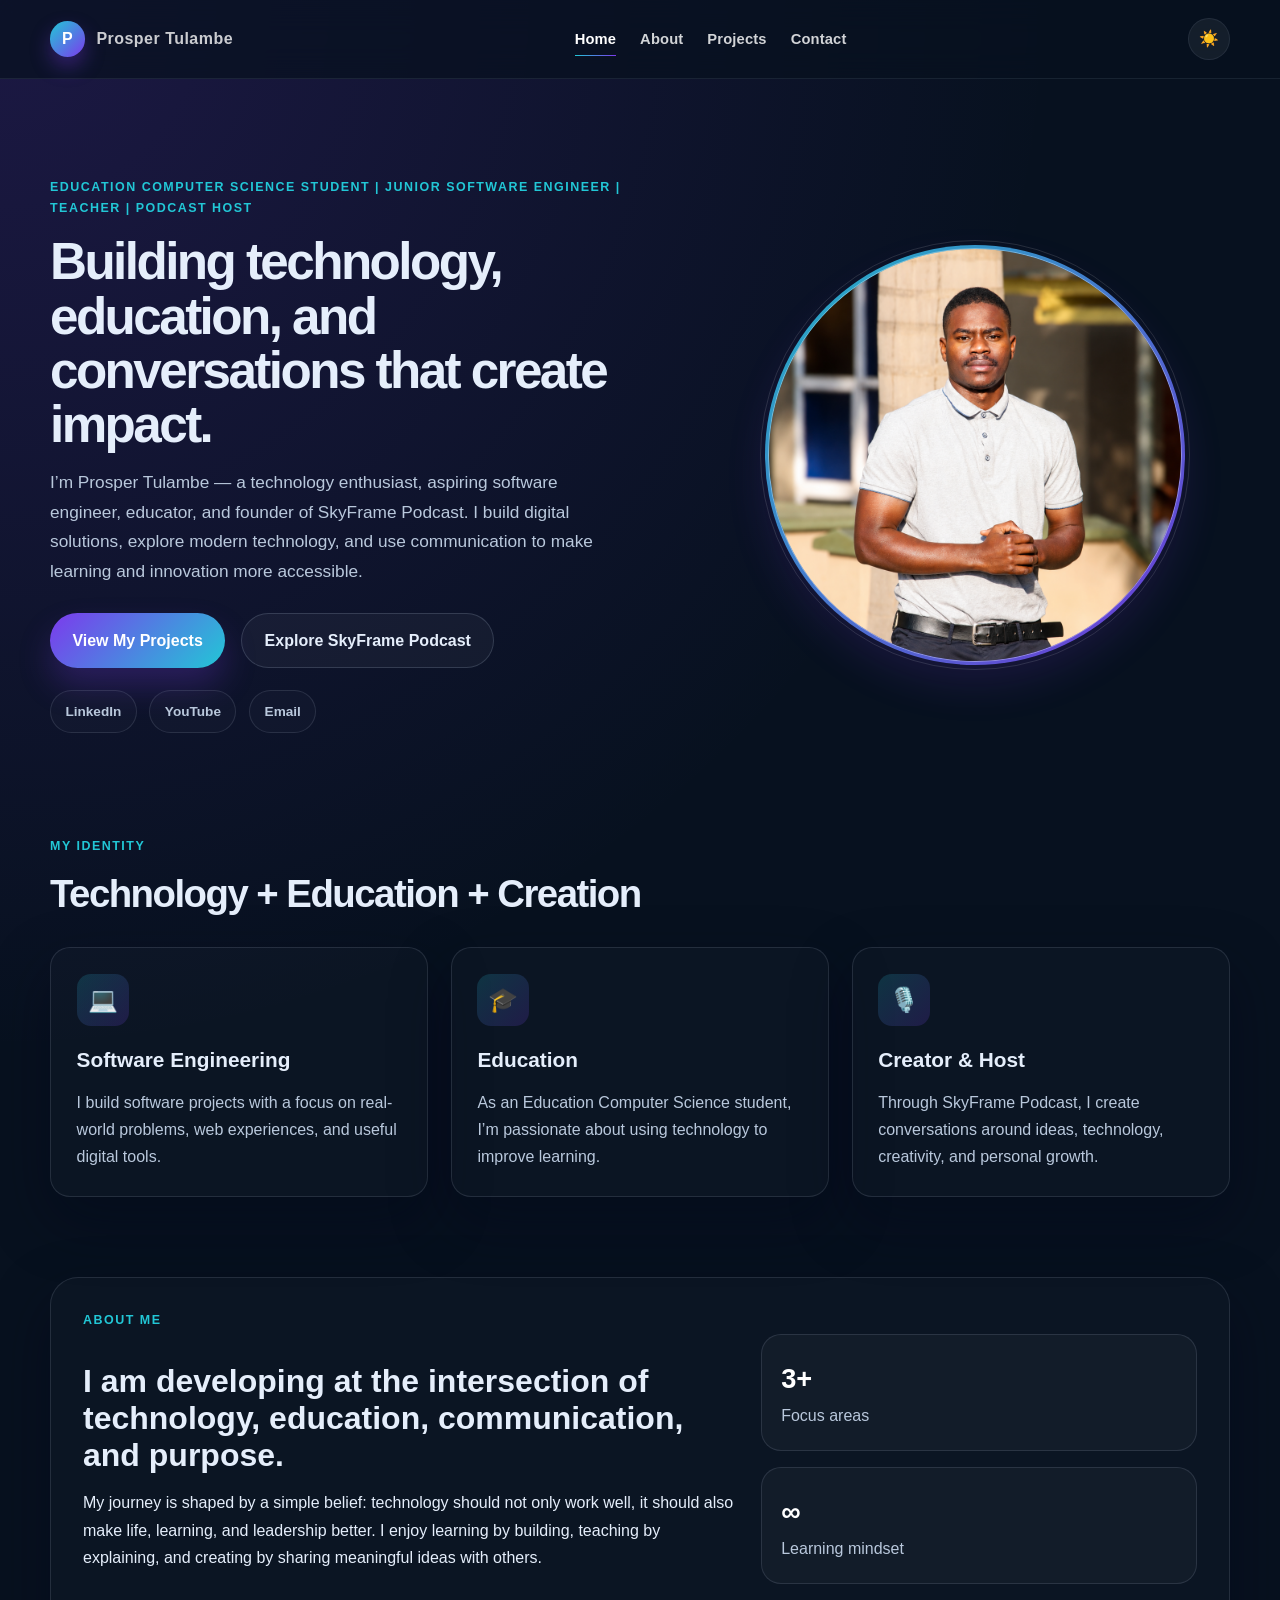
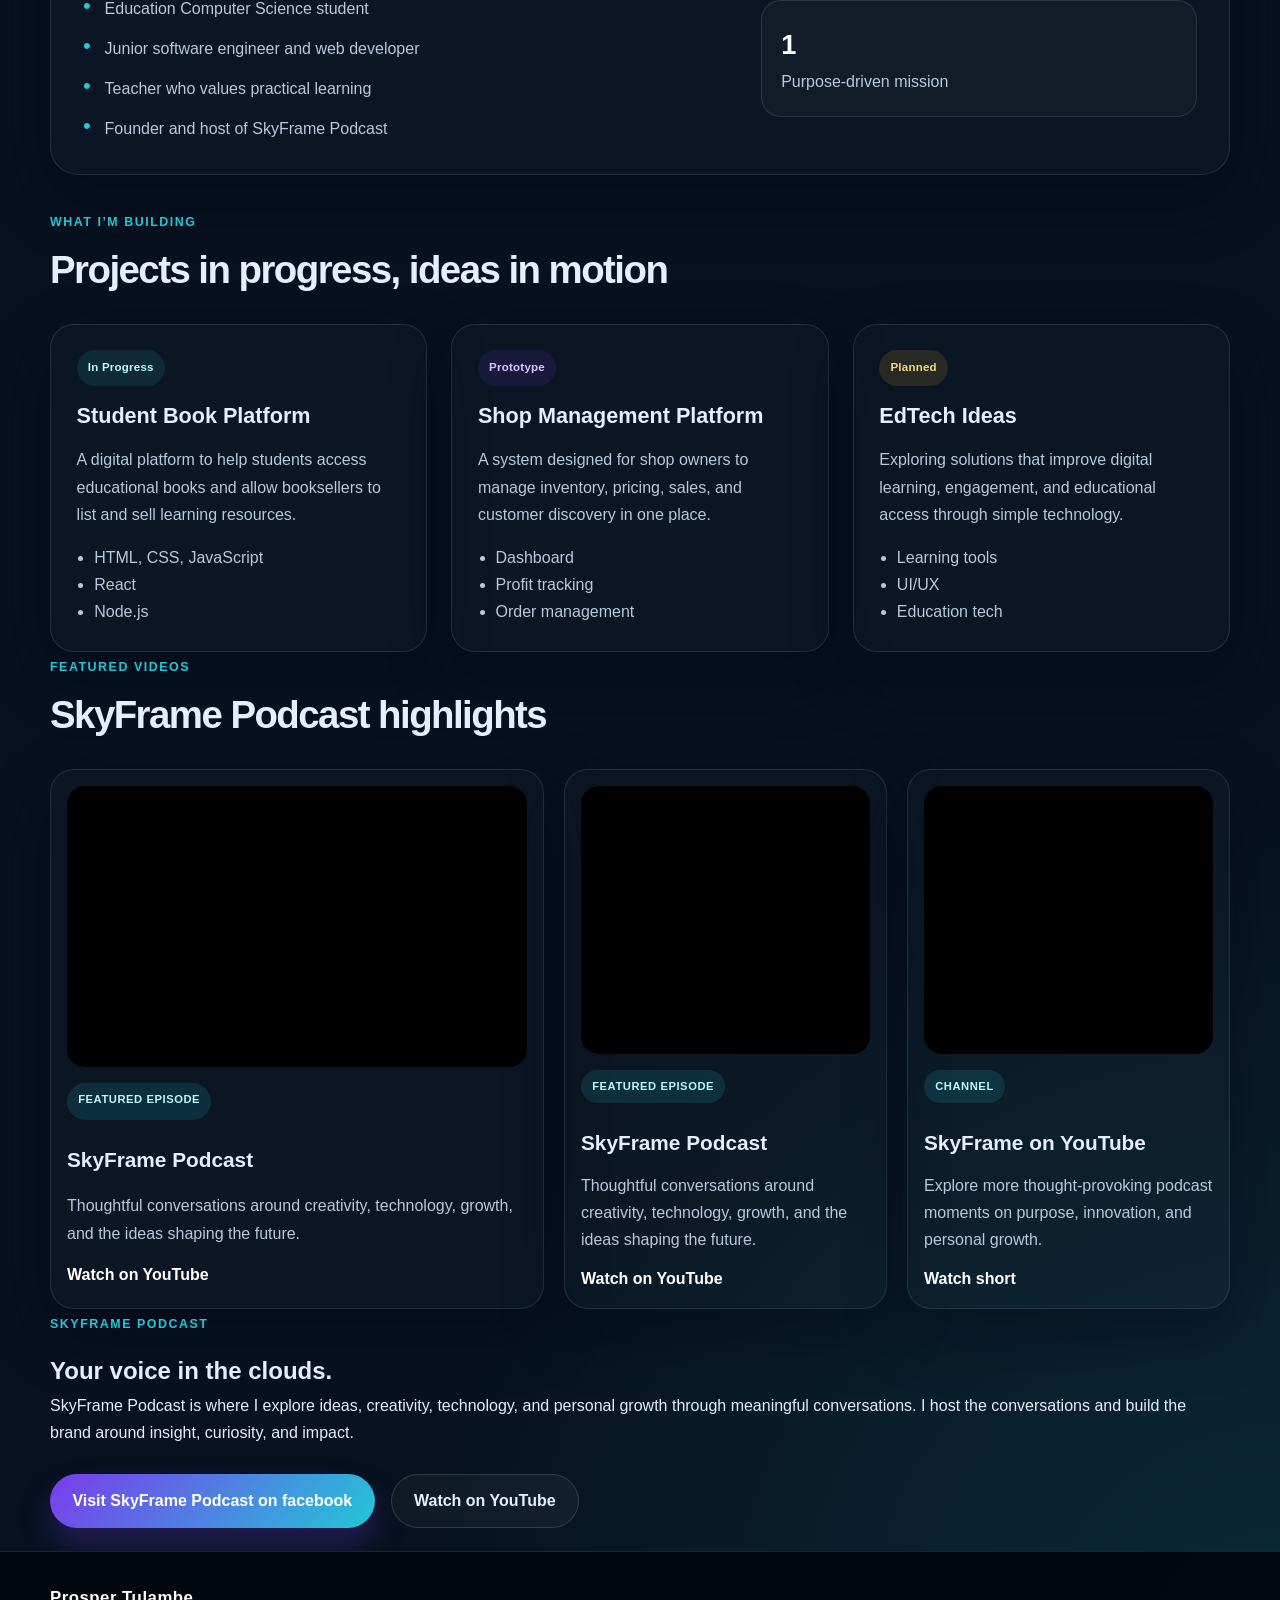
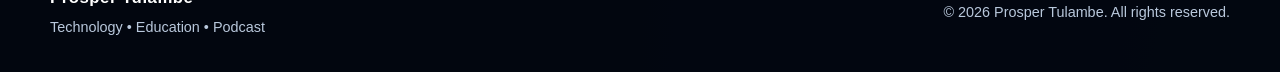
<file: index.html>
<!DOCTYPE html>
<html lang="en">
<head>
    <meta charset="UTF-8">
    <meta name="viewport" content="width=device-width, initial-scale=1.0">
    <title>Prosper Tulambe | Portfolio</title>
    <link rel="stylesheet" href="css/style.css">
</head>
<body>
    <header class="site-header">
        <nav class="navbar container" aria-label="Main navigation">
            <a href="index.html" class="brand" aria-label="Prosper Tulambe home">
                <span class="brand-mark">P</span>
                <span>Prosper Tulambe</span>
            </a>

            <div class="nav-panel">
                <ul class="nav-list" id="navMenu">
                    <li><a href="index.html" class="active">Home</a></li>
                    <li><a href="about.html">About</a></li>
                    <li><a href="projects.html">Projects</a></li>
                    <li><a href="contact.html">Contact</a></li>
                </ul>
            </div>

            <div class="nav-actions">
                <button class="theme-toggle" type="button" aria-label="Switch to light mode">☀️</button>
                <button class="nav-toggle" type="button" aria-label="Toggle navigation" aria-expanded="false" aria-controls="navMenu">
                    <span></span>
                    <span></span>
                    <span></span>
                </button>
            </div>
        </nav>
    </header>

    <main>
        <section class="hero container">
            <div class="hero-copy">
                <p class="eyebrow">Education Computer Science Student | Junior Software Engineer | Teacher | Podcast Host</p>
                <h1>Building technology, education, and conversations that create impact.</h1>
                <p class="lead">
                    I’m Prosper Tulambe — a technology enthusiast, aspiring software engineer, educator,
                    and founder of SkyFrame Podcast. I build digital solutions, explore modern technology,
                    and use communication to make learning and innovation more accessible.
                </p>

                <div class="hero-actions">
                    <a class="btn btn-primary" href="projects.html">View My Projects</a>
                    <a class="btn btn-secondary" href="https://youtu.be/K1nj2eqJEME?si=wCZN2yOymd6LBK1X" target="_blank" rel="noopener noreferrer">Explore SkyFrame Podcast</a>
                </div>

                <div class="social-links" aria-label="Social media links">
                    <!-- <a href="https://github.com/" target="_blank" rel="noopener noreferrer" aria-label="GitHub">GitHub</a> -->
                    <a href="https://www.linkedin.com/" target="_blank" rel="noopener noreferrer" aria-label="LinkedIn">LinkedIn</a>
                    <a href="https://www.youtube.com/" target="_blank" rel="noopener noreferrer" aria-label="YouTube">YouTube</a>
                    <a href="mailto:prospertulambe@example.com" aria-label="Email">Email</a>
                </div>
            </div>

            <div class="hero-visual">
                <div class="profile-ring">
                    <img src="images/file_00000000c6a48246aaacdd09dd63fe5e.png" alt="Prosper Tulambe profile picture">
                </div>
            </div>
        </section>

        <section class="feature-section container">
            <div class="section-title">
                <p class="eyebrow">My Identity</p>
                <h2>Technology + Education + Creation</h2>
            </div>

            <div class="feature-grid">
                <article class="feature-card">
                    <span class="feature-icon">💻</span>
                    <h3>Software Engineering</h3>
                    <p>I build software projects with a focus on real-world problems, web experiences, and useful digital tools.</p>
                </article>

                <article class="feature-card">
                    <span class="feature-icon">🎓</span>
                    <h3>Education</h3>
                    <p>As an Education Computer Science student, I’m passionate about using technology to improve learning.</p>
                </article>

                <article class="feature-card">
                    <span class="feature-icon">🎙️</span>
                    <h3>Creator & Host</h3>
                    <p>Through SkyFrame Podcast, I create conversations around ideas, technology, creativity, and personal growth.</p>
                </article>
            </div>
        </section>

        <section class="info-section container">
            <div class="info-panel">
                <div class="info-copy">
                    <p class="eyebrow">About Me</p>
                    <h2>I am developing at the intersection of technology, education, communication, and purpose.</h2>
                    <p>
                        My journey is shaped by a simple belief: technology should not only work well, it should also make life,
                        learning, and leadership better. I enjoy learning by building, teaching by explaining, and creating by sharing
                        meaningful ideas with others.
                    </p>

                    <ul class="highlight-list">
                        <li>Education Computer Science student</li>
                        <li>Junior software engineer and web developer</li>
                        <li>Teacher who values practical learning</li>
                        <li>Founder and host of SkyFrame Podcast</li>
                    </ul>
                </div>

                <div class="stats-box">
                    <div class="stat-item">
                        <strong>3+</strong>
                        <span>Focus areas</span>
                    </div>
                    <div class="stat-item">
                        <strong>∞</strong>
                        <span>Learning mindset</span>
                    </div>
                    <div class="stat-item">
                        <strong>1</strong>
                        <span>Purpose-driven mission</span>
                    </div>
                </div>
            </div>
        </section>

        <section class="container section-block">
            <div class="section-title">
                <p class="eyebrow">What I’m Building</p>
                <h2>Projects in progress, ideas in motion</h2>
            </div>

            <div class="project-preview-grid">
                <article class="mini-project">
                    <span class="status-tag in-progress">In Progress</span>
                    <h3>Student Book Platform</h3>
                    <p>A digital platform to help students access educational books and allow booksellers to list and sell learning resources.</p>
                    <ul>
                        <li>HTML, CSS, JavaScript</li>
                        <li>React</li>
                        <li>Node.js</li>
                    </ul>
                </article>

                <article class="mini-project">
                    <span class="status-tag prototype">Prototype</span>
                    <h3>Shop Management Platform</h3>
                    <p>A system designed for shop owners to manage inventory, pricing, sales, and customer discovery in one place.</p>
                    <ul>
                        <li>Dashboard</li>
                        <li>Profit tracking</li>
                        <li>Order management</li>
                    </ul>
                </article>

                <article class="mini-project">
                    <span class="status-tag planned">Planned</span>
                    <h3>EdTech Ideas</h3>
                    <p>Exploring solutions that improve digital learning, engagement, and educational access through simple technology.</p>
                    <ul>
                        <li>Learning tools</li>
                        <li>UI/UX</li>
                        <li>Education tech</li>
                    </ul>
                </article>
            </div>
        </section>

        <section class="container section-block">
            <div class="section-title">
                <p class="eyebrow">Featured Videos</p>
                <h2>SkyFrame Podcast highlights</h2>
            </div>

            <div class="video-feature-grid">
                <article class="video-feature-card feature-main">
                    <div class="video-frame">
                        <iframe src="https://www.youtube.com/embed/K1nj2eqJEME?si=wCZN2yOymd6LBK1X" title="SkyFrame Podcast Featured Video" allow="accelerometer; autoplay; clipboard-write; encrypted-media; gyroscope; picture-in-picture; web-share" allowfullscreen></iframe>
                    </div>
                    <div class="video-copy">
                        <span class="video-tag">Featured Episode</span>
                        <h3>SkyFrame Podcast</h3>
                        <p>Thoughtful conversations around creativity, technology, growth, and the ideas shaping the future.</p>
                        <a href="https://youtu.be/K1nj2eqJEME?si=wCZN2yOymd6LBK1X" target="_blank" rel="noopener noreferrer">Watch on YouTube</a>
                    </div>
                </article>

                <article class="video-feature-card">
                    <div class="video-frame">
                        <iframe src="https://www.youtube.com/embed/K1nj2eqJEME?si=wCZN2yOymd6LBK1X" title="SkyFrame Podcast Featured Video" allow="accelerometer; autoplay; clipboard-write; encrypted-media; gyroscope; picture-in-picture; web-share" allowfullscreen></iframe>
                    </div>
                    <div class="video-copy">
                        <span class="video-tag">Featured Episode</span>
                        <h3>SkyFrame Podcast</h3>
                        <p>Thoughtful conversations around creativity, technology, growth, and the ideas shaping the future.</p>
                        <a href="https://youtu.be/K1nj2eqJEME?si=wCZN2yOymd6LBK1X" target="_blank" rel="noopener noreferrer">Watch on YouTube</a>
                    </div>
                </article>

                <article class="video-feature-card">
                    <div class="video-frame">
                        <iframe src="https://www.youtube.com/embed/K1nj2eqJEME?si=wCZN2yOymd6LBK1X" title="SkyFrame Podcast Featured Video" allow="accelerometer; autoplay; clipboard-write; encrypted-media; gyroscope; picture-in-picture; web-share" allowfullscreen></iframe>
                    </div>
                    <div class="video-copy">
                        <span class="video-tag">Channel</span>
                        <h3>SkyFrame on YouTube</h3>
                        <p>Explore more thought-provoking podcast moments on purpose, innovation, and personal growth.</p>
                        <a href="https://youtube.com/shorts/iM2zyew1zDo?si=2ZYN20Fku6ZPWmLT" target="_blank" rel="noopener noreferrer">Watch short</a>
                    </div>
                </article>
            </div>
        </section>

        <section class="container section-block podcast-banner" id="skyframe">
            <div class="podcast-copy">
                <p class="eyebrow">SkyFrame Podcast</p>
                <h2>Your voice in the clouds.</h2>
                <p>
                    SkyFrame Podcast is where I explore ideas, creativity, technology, and personal growth through meaningful conversations.
                    I host the conversations and build the brand around insight, curiosity, and impact.
                </p>
                <div class="hero-actions">
                    <a href="https://web.facebook.com/profile.php?id=61587229599069" target="_blank" rel="noopener noreferrer" class="btn btn-primary">Visit SkyFrame Podcast on facebook</a>
                    <a href="https://youtu.be/K1nj2eqJEME?si=wCZN2yOymd6LBK1X" target="_blank" rel="noopener noreferrer" class="btn btn-secondary">Watch on YouTube</a>
                </div>
            </div>
        </section>
    </main>

    <footer class="site-footer">
        <div class="container footer-inner footer-simple">
            <div class="footer-brand">
                <h3>Prosper Tulambe</h3>
                <p>Technology • Education • Podcast</p>
            </div>
            <p class="footer-copy">© 2026 Prosper Tulambe. All rights reserved.</p>
        </div>
    </footer>

    <script src="js/script.js"></script>
</body>
</html>
</file>
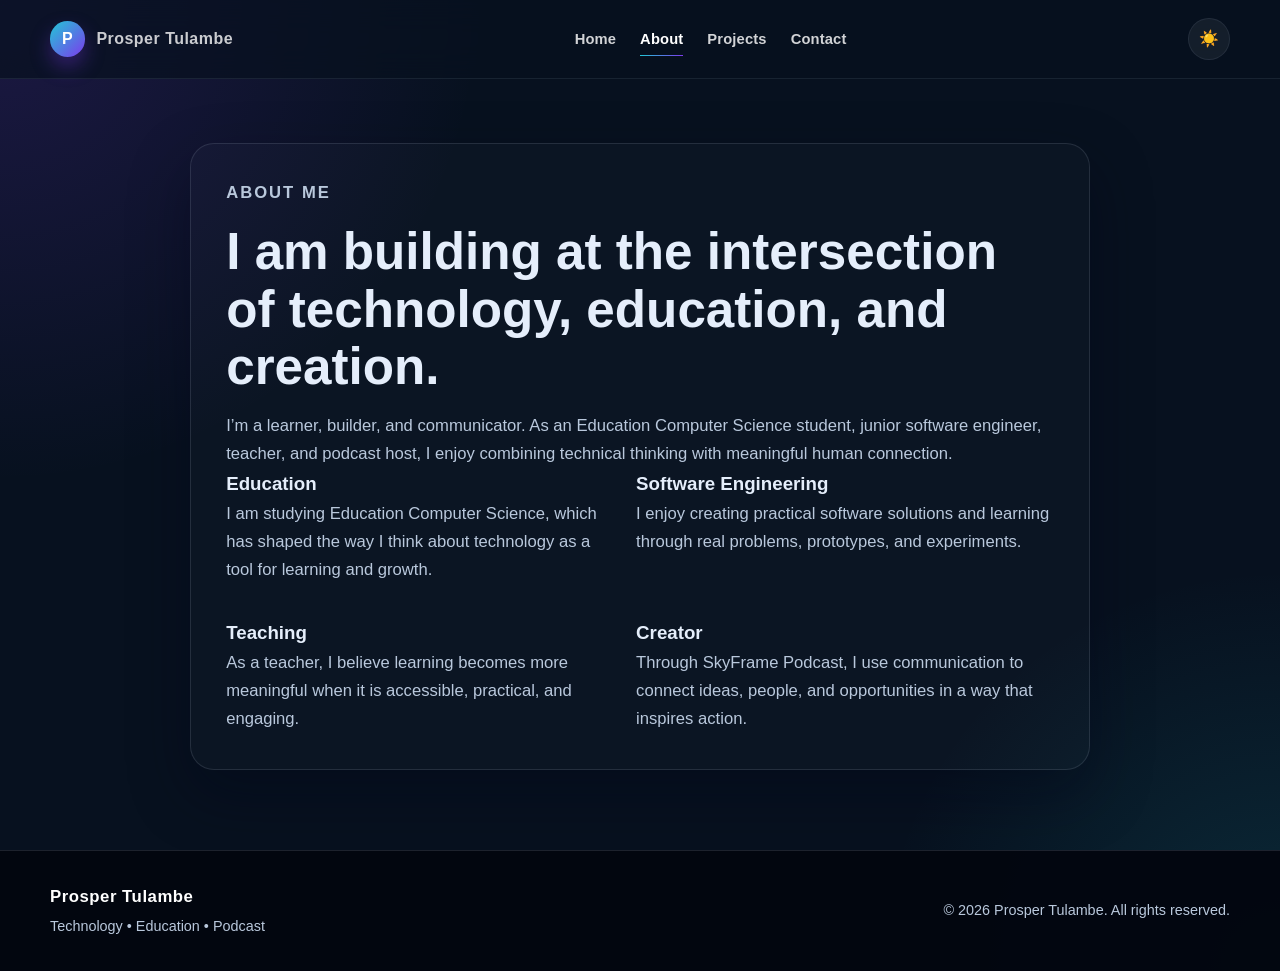
<file: about.html>
<!DOCTYPE html>
<html lang="en">
<head>
    <meta charset="UTF-8">
    <meta name="viewport" content="width=device-width, initial-scale=1.0">
    <title>About | Prosper Tulambe</title>
    <link rel="stylesheet" href="css/style.css">
</head>
<body>
    <header class="site-header">
        <nav class="navbar container" aria-label="Main navigation">
            <a href="index.html" class="brand" aria-label="Prosper Tulambe home">
                <span class="brand-mark">P</span>
                <span>Prosper Tulambe</span>
            </a>

            <div class="nav-panel">
                <ul class="nav-list" id="navMenu">
                    <li><a href="index.html">Home</a></li>
                    <li><a href="about.html" class="active">About</a></li>
                    <li><a href="projects.html">Projects</a></li>
                    <li><a href="contact.html">Contact</a></li>
                </ul>
            </div>

            <div class="nav-actions">
                <button class="theme-toggle" type="button" aria-label="Switch to light mode">☀️</button>
                <button class="nav-toggle" type="button" aria-label="Toggle navigation" aria-expanded="false" aria-controls="navMenu">
                    <span></span>
                    <span></span>
                    <span></span>
                </button>
            </div>
        </nav>
    </header>

    <main class="page-main container">
        <section class="content-block">
            <p class="eyebrow">About Me</p>
            <h1>I am building at the intersection of technology, education, and creation.</h1>
            <p>
                I’m a learner, builder, and communicator. As an Education Computer Science student,
                junior software engineer, teacher, and podcast host, I enjoy combining technical thinking
                with meaningful human connection.
            </p>

            <div class="about-grid">
                <div>
                    <h3>Education</h3>
                    <p>I am studying Education Computer Science, which has shaped the way I think about technology as a tool for learning and growth.</p>
                </div>
                <div>
                    <h3>Software Engineering</h3>
                    <p>I enjoy creating practical software solutions and learning through real problems, prototypes, and experiments.</p>
                </div>
                <div>
                    <h3>Teaching</h3>
                    <p>As a teacher, I believe learning becomes more meaningful when it is accessible, practical, and engaging.</p>
                </div>
                <div>
                    <h3>Creator</h3>
                    <p>Through SkyFrame Podcast, I use communication to connect ideas, people, and opportunities in a way that inspires action.</p>
                </div>
            </div>
        </section>
    </main>

    <footer class="site-footer">
        <div class="container footer-inner footer-simple">
            <div class="footer-brand">
                <h3>Prosper Tulambe</h3>
                <p>Technology • Education • Podcast</p>
            </div>
            <p class="footer-copy">© 2026 Prosper Tulambe. All rights reserved.</p>
        </div>
    </footer>

    <script src="js/script.js"></script>
</body>
</html>
</file>
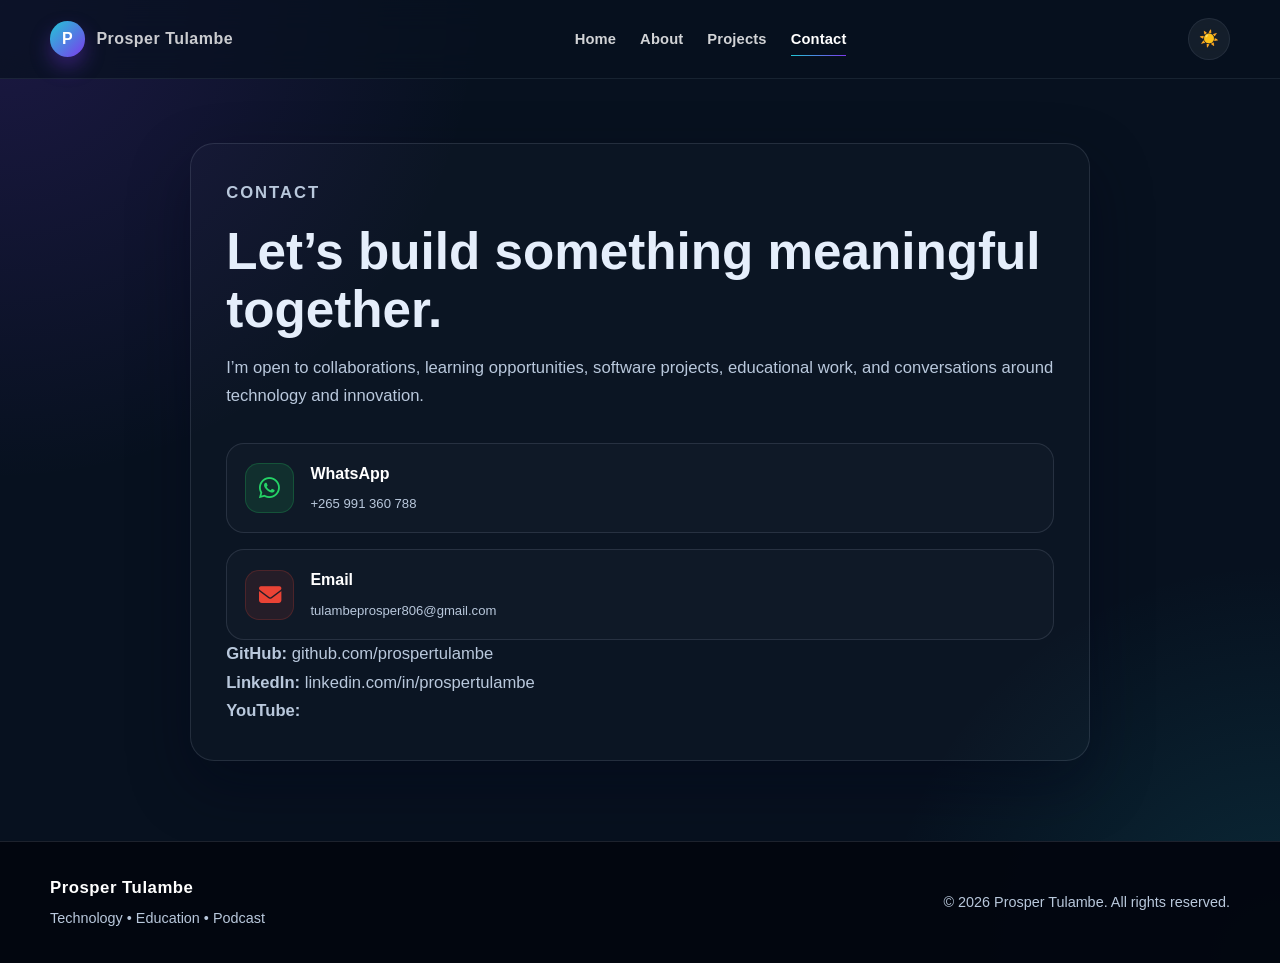
<file: contact.html>
<!DOCTYPE html>
<html lang="en">
<head>
    <meta charset="UTF-8">
    <meta name="viewport" content="width=device-width, initial-scale=1.0">
    <title>Contact | Prosper Tulambe</title>
    <link rel="stylesheet" href="https://cdnjs.cloudflare.com/ajax/libs/font-awesome/6.5.2/css/all.min.css">
    <link rel="stylesheet" href="css/style.css">
</head>
<body>
    <header class="site-header">
        <nav class="navbar container" aria-label="Main navigation">
            <a href="index.html" class="brand" aria-label="Prosper Tulambe home">
                <span class="brand-mark">P</span>
                <span>Prosper Tulambe</span>
            </a>

            <div class="nav-panel">
                <ul class="nav-list" id="navMenu">
                    <li><a href="index.html">Home</a></li>
                    <li><a href="about.html">About</a></li>
                    <li><a href="projects.html">Projects</a></li>
                    <li><a href="contact.html" class="active">Contact</a></li>
                </ul>
            </div>

            <div class="nav-actions">
                <button class="theme-toggle" type="button" aria-label="Switch to light mode">☀️</button>
                <button class="nav-toggle" type="button" aria-label="Toggle navigation" aria-expanded="false" aria-controls="navMenu">
                    <span></span>
                    <span></span>
                    <span></span>
                </button>
            </div>
        </nav>
    </header>

    <main class="page-main container">
        <section class="content-block">
            <p class="eyebrow">Contact</p>
            <h1>Let’s build something meaningful together.</h1>
            <p>
                I’m open to collaborations, learning opportunities, software projects, educational work,
                and conversations around technology and innovation.
            </p>

            <div class="contact-actions">
                <a class="contact-action whatsapp" href="https://wa.me/265991360788?text=Hello%20Prosper%2C%20I%20came%20across%20your%20portfolio%20and%20want%20to%20connect." target="_blank" rel="noopener noreferrer">
                    <span class="contact-icon"><i class="fa-brands fa-whatsapp"></i></span>
                    <div>
                        <strong>WhatsApp</strong>
                        <small>+265 991 360 788</small>
                    </div>
                </a>

                <a class="contact-action email" href="mailto:tulambeprosper806@gmail.com?subject=Portfolio%20Inquiry" target="_blank" rel="noopener noreferrer">
                    <span class="contact-icon"><i class="fa-solid fa-envelope"></i></span>
                    <div>
                        <strong>Email</strong>
                        <small>tulambeprosper806@gmail.com</small>
                    </div>
                </a>
            </div>

            <div class="contact-list">
                <p><strong>GitHub:</strong> github.com/prospertulambe</p>
                <p><strong>LinkedIn:</strong> linkedin.com/in/prospertulambe</p>
                <p><strong>YouTube:</strong> <a href=""></a></p>
            </div>
        </section>
    </main>

    <footer class="site-footer">
        <div class="container footer-inner footer-simple">
            <div class="footer-brand">
                <h3>Prosper Tulambe</h3>
                <p>Technology • Education • Podcast</p>
            </div>
            <p class="footer-copy">© 2026 Prosper Tulambe. All rights reserved.</p>
        </div>
    </footer>

    <script src="js/script.js"></script>
</body>
</html>
</file>
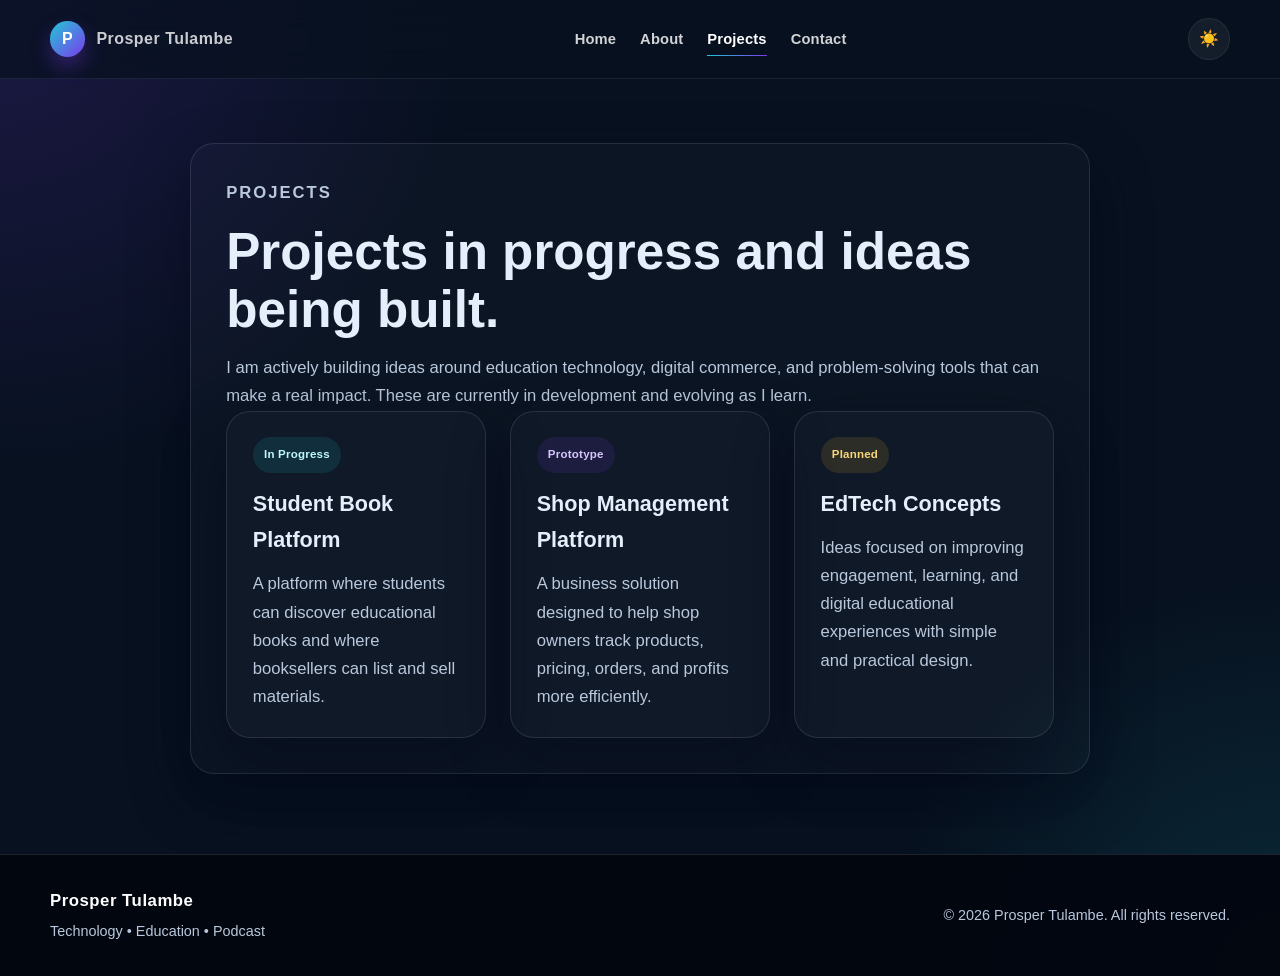
<file: projects.html>
<!DOCTYPE html>
<html lang="en">
<head>
    <meta charset="UTF-8">
    <meta name="viewport" content="width=device-width, initial-scale=1.0">
    <title>Projects | Prosper Tulambe</title>
    <link rel="stylesheet" href="css/style.css">
</head>
<body>
    <header class="site-header">
        <nav class="navbar container" aria-label="Main navigation">
            <a href="index.html" class="brand" aria-label="Prosper Tulambe home">
                <span class="brand-mark">P</span>
                <span>Prosper Tulambe</span>
            </a>

            <div class="nav-panel">
                <ul class="nav-list" id="navMenu">
                    <li><a href="index.html">Home</a></li>
                    <li><a href="about.html">About</a></li>
                    <li><a href="projects.html" class="active">Projects</a></li>
                    <li><a href="contact.html">Contact</a></li>
                </ul>
            </div>

            <div class="nav-actions">
                <button class="theme-toggle" type="button" aria-label="Switch to light mode">☀️</button>
                <button class="nav-toggle" type="button" aria-label="Toggle navigation" aria-expanded="false" aria-controls="navMenu">
                    <span></span>
                    <span></span>
                    <span></span>
                </button>
            </div>
        </nav>
    </header>

    <main class="page-main container">
        <section class="content-block">
            <p class="eyebrow">Projects</p>
            <h1>Projects in progress and ideas being built.</h1>
            <p>
                I am actively building ideas around education technology, digital commerce, and problem-solving
                tools that can make a real impact. These are currently in development and evolving as I learn.
            </p>

            <div class="project-preview-grid">
                <article class="mini-project">
                    <span class="status-tag in-progress">In Progress</span>
                    <h3>Student Book Platform</h3>
                    <p>A platform where students can discover educational books and where booksellers can list and sell materials.</p>
                </article>
                <article class="mini-project">
                    <span class="status-tag prototype">Prototype</span>
                    <h3>Shop Management Platform</h3>
                    <p>A business solution designed to help shop owners track products, pricing, orders, and profits more efficiently.</p>
                </article>
                <article class="mini-project">
                    <span class="status-tag planned">Planned</span>
                    <h3>EdTech Concepts</h3>
                    <p>Ideas focused on improving engagement, learning, and digital educational experiences with simple and practical design.</p>
                </article>
            </div>
        </section>
    </main>

    <footer class="site-footer">
        <div class="container footer-inner footer-simple">
            <div class="footer-brand">
                <h3>Prosper Tulambe</h3>
                <p>Technology • Education • Podcast</p>
            </div>
            <p class="footer-copy">© 2026 Prosper Tulambe. All rights reserved.</p>
        </div>
    </footer>

    <script src="js/script.js"></script>
</body>
</html>
</file>
<file: css/style.css>
:root {
    --bg: #07111f;
    --bg-soft: #0d1b2a;
    --panel: rgba(15, 23, 42, 0.72);
    --panel-strong: rgba(8, 15, 26, 0.9);
    --surface: #ffffff;
    --surface-soft: #eef5ff;
    --primary: #7c3aed;
    --primary-strong: #5b21b6;
    --secondary: #22c7d6;
    --text: #e5eefb;
    --text-soft: #b9c8dc;
    --text-dark: #0f172a;
    --text-muted: #65758a;
    --line: rgba(148, 163, 184, 0.18);
    --shadow: 0 24px 60px rgba(2, 6, 23, 0.38);
    --radius: 22px;
    --radius-lg: 32px;
}

body.light-mode {
    --bg: #f3f7fb;
    --bg-soft: #eaf1ff;
    --panel: rgba(255, 255, 255, 0.8);
    --panel-strong: rgba(255, 255, 255, 0.95);
    --surface: #ffffff;
    --surface-soft: #edf5ff;
    --primary: #6d4ae8;
    --primary-strong: #4c2ec2;
    --secondary: #0ea5a4;
    --text: #111827;
    --text-soft: #475569;
    --text-dark: #0f172a;
    --text-muted: #64748b;
    --line: rgba(15, 23, 42, 0.08);
    --shadow: 0 18px 40px rgba(15, 23, 42, 0.12);
}

* {
    margin: 0;
    padding: 0;
    box-sizing: border-box;
}

html {
    scroll-behavior: smooth;
}

body {
    font-family: "Inter", "Segoe UI", sans-serif;
    background:
        radial-gradient(circle at top left, rgba(124, 58, 237, 0.18), transparent 30%),
        radial-gradient(circle at bottom right, rgba(34, 199, 214, 0.14), transparent 25%),
        var(--bg);
    color: var(--text);
    line-height: 1.7;
    transition: background 0.3s ease, color 0.3s ease;
}

body.light-mode {
    background:
        radial-gradient(circle at top left, rgba(109, 74, 232, 0.12), transparent 30%),
        radial-gradient(circle at bottom right, rgba(14, 165, 164, 0.10), transparent 28%),
        var(--bg);
}

a {
    color: inherit;
    text-decoration: none;
}

img {
    display: block;
    max-width: 100%;
}

button,
input,
textarea {
    font: inherit;
}

.container {
    width: min(1180px, calc(100% - 2rem));
    margin: 0 auto;
}

.site-header {
    position: sticky;
    top: 0;
    z-index: 50;
    backdrop-filter: blur(16px);
    background: rgba(7, 17, 31, 0.72);
    border-bottom: 1px solid rgba(148, 163, 184, 0.12);
    transition: background 0.3s ease, border-color 0.3s ease;
}

body.light-mode .site-header {
    background: rgba(255, 255, 255, 0.8);
    border-color: rgba(15, 23, 42, 0.08);
}

.navbar {
    display: flex;
    align-items: center;
    justify-content: space-between;
    min-height: 78px;
    gap: 1rem;
    position: relative;
}

.nav-panel {
    display: flex;
    align-items: center;
    justify-content: center;
    flex: 1;
}

.nav-actions {
    display: flex;
    align-items: center;
    justify-content: flex-end;
    gap: 0.75rem;
    margin-left: auto;
}

.brand {
    display: inline-flex;
    align-items: center;
    gap: 0.7rem;
    color: #ffffffc9;
    font-weight: 700;
    letter-spacing: 0.03em;
    white-space: nowrap;
}

body.light-mode .brand {
    color: var(--text-dark);
}

.brand-mark {
    display: inline-flex;
    width: 2.2rem;
    height: 2.2rem;
    align-items: center;
    justify-content: center;
    border-radius: 50%;
    background: linear-gradient(135deg, var(--secondary), var(--primary));
    color: #fff;
    font-weight: 800;
    box-shadow: 0 10px 20px rgba(124, 58, 237, 0.35);
}

.nav-list {
    list-style: none;
    display: flex;
    align-items: center;
    justify-content: center;
    gap: 1.5rem;
    padding: 0;
    background: transparent;
    border: none;
    border-radius: 0;
    box-shadow: none;
}

body.light-mode .nav-list {
    background: transparent;
    border-color: transparent;
}

.nav-toggle {
    display: none;
    align-items: center;
    justify-content: center;
    flex-direction: column;
    gap: 0.28rem;
    width: 42px;
    height: 42px;
    border: 1px solid rgba(148, 163, 184, 0.12);
    background: rgba(255, 255, 255, 0.06);
    border-radius: 12px;
    cursor: pointer;
    transition: transform 0.25s ease, border-color 0.25s ease, background 0.25s ease;
}

.nav-toggle span {
    width: 18px;
    height: 2px;
    border-radius: 999px;
    background: #fff;
    transition: transform 0.3s ease, opacity 0.3s ease;
}

body.light-mode .nav-toggle {
    background: rgba(15, 23, 42, 0.05);
    border-color: rgba(15, 23, 42, 0.08);
}

body.light-mode .nav-toggle span {
    background: var(--text-dark);
}

.nav-toggle.is-open span:nth-child(1) {
    transform: translateY(6px) rotate(45deg);
}

.nav-toggle.is-open span:nth-child(2) {
    opacity: 0;
}

.nav-toggle.is-open span:nth-child(3) {
    transform: translateY(-6px) rotate(-45deg);
}

.nav-list a {
    position: relative;
    color: rgba(255, 255, 255, 0.82);
    font-size: 0.92rem;
    font-weight: 600;
    letter-spacing: 0.01em;
    transition: color 0.25s ease;
    padding: 0.2rem 0;
    background: transparent;
    border: none;
    border-radius: 0;
}

body.light-mode .nav-list a {
    color: var(--text-dark);
}

.nav-list a::after {
    content: "";
    position: absolute;
    left: 0;
    bottom: -0.35rem;
    width: 100%;
    height: 1.5px;
    background: linear-gradient(90deg, var(--secondary), var(--primary));
    transform: scaleX(0);
    transform-origin: left center;
    transition: transform 0.25s ease;
}

.nav-list a:hover,
.nav-list a.active {
    color: #fff;
}

body.light-mode .nav-list a:hover,
body.light-mode .nav-list a.active {
    color: var(--primary-strong);
}

.nav-list a:hover::after,
.nav-list a.active::after {
    transform: scaleX(1);
}

.theme-toggle {
    width: 42px;
    height: 42px;
    border: 1px solid rgba(148, 163, 184, 0.12);
    background: rgba(255, 255, 255, 0.06);
    color: #fff;
    border-radius: 50%;
    cursor: pointer;
    transition: transform 0.25s ease, background 0.25s ease;
}

body.light-mode .theme-toggle {
    background: rgba(15, 23, 42, 0.05);
    color: var(--text-dark);
}

.theme-toggle:hover {
    transform: translateY(-1px);
}

main {
    overflow: hidden;
}

.hero {
    display: grid;
    grid-template-columns: 1.1fr 0.9fr;
    align-items: center;
    gap: 3rem;
    min-height: 80vh;
    padding: 4rem 0 2rem;
}

.hero-copy {
    max-width: 620px;
}

.eyebrow {
    display: inline-block;
    margin-bottom: 1rem;
    font-size: 0.78rem;
    font-weight: 700;
    letter-spacing: 0.12em;
    text-transform: uppercase;
    color: var(--secondary);
}

.hero-copy h1 {
    font-size: clamp(2.5rem, 4vw, 4.6rem);
    line-height: 1.06;
    letter-spacing: -0.05em;
    margin-bottom: 1rem;
    opacity: 0;
    transform: translateX(-28px);
    animation: slideInHero 0.9s cubic-bezier(0.2, 0.8, 0.2, 1) 0.15s forwards;
}

@keyframes slideInHero {
    0% {
        opacity: 0;
        transform: translateX(-28px);
    }
    100% {
        opacity: 1;
        transform: translateX(0);
    }
}

.lead {
    color: var(--text-soft);
    font-size: 1.08rem;
    max-width: 58ch;
}

.hero-actions {
    display: flex;
    flex-wrap: wrap;
    gap: 1rem;
    margin: 1.7rem 0 1.4rem;
}

.btn {
    display: inline-flex;
    align-items: center;
    justify-content: center;
    min-height: 3.15rem;
    padding: 0.8rem 1.4rem;
    border-radius: 999px;
    font-weight: 700;
    transition: transform 0.25s ease, box-shadow 0.25s ease, border-color 0.25s ease;
}

.btn:hover {
    transform: translateY(-2px);
}

.btn-primary {
    background: linear-gradient(135deg, var(--primary), var(--secondary));
    color: #fff;
    box-shadow: 0 18px 32px rgba(124, 58, 237, 0.25);
}

.btn-secondary {
    background: rgba(255, 255, 255, 0.04);
    border: 1px solid rgba(148, 163, 184, 0.24);
    color: var(--text);
}

body.light-mode .btn-secondary {
    background: rgba(15, 23, 42, 0.02);
}

.social-links {
    display: flex;
    flex-wrap: wrap;
    gap: 0.8rem;
}

.social-links a {
    padding: 0.55rem 0.9rem;
    border-radius: 999px;
    border: 1px solid rgba(148, 163, 184, 0.18);
    background: rgba(255, 255, 255, 0.02);
    color: var(--text-soft);
    font-size: 0.85rem;
    font-weight: 600;
}

.hero-visual {
    display: flex;
    justify-content: center;
}

.profile-ring {
    position: relative;
    width: min(420px, 85vw);
    aspect-ratio: 1;
    border-radius: 50%;
    padding: 3px;
    background: linear-gradient(135deg, rgba(34, 199, 214, 0.9), rgba(124, 58, 237, 0.9));
    box-shadow: 0 20px 40px rgba(124, 58, 237, 0.14);
}

.profile-ring::before {
    content: "";
    position: absolute;
    inset: -5px;
    border-radius: 50%;
    border: 1px solid rgba(255, 255, 255, 0.12);
}

.profile-ring img {
    width: 100%;
    height: 100%;
    object-fit: cover;
    border-radius: 50%;
    border: 1px solid rgba(255, 255, 255, 0.35);
}

.feature-section {
    padding: 2rem 0 5rem;
}

.section-title {
    margin-bottom: 2rem;
}

.section-title h2 {
    font-size: clamp(2rem, 3vw, 3rem);
    letter-spacing: -0.04em;
    line-height: 1.1;
}

.feature-grid {
    display: grid;
    grid-template-columns: repeat(3, minmax(0, 1fr));
    gap: 1.4rem;
}

.feature-card {
    background: rgba(255, 255, 255, 0.02);
    border: 1px solid var(--line);
    border-radius: 20px;
    padding: 1.6rem;
    box-shadow: var(--shadow);
    transition: transform 0.25s ease, border-color 0.25s ease;
}

.feature-card:hover {
    transform: translateY(-4px);
    border-color: rgba(124, 58, 237, 0.35);
}

.feature-icon {
    display: inline-flex;
    align-items: center;
    justify-content: center;
    width: 52px;
    height: 52px;
    border-radius: 14px;
    background: linear-gradient(135deg, rgba(34, 199, 214, 0.18), rgba(124, 58, 237, 0.18));
    font-size: 1.5rem;
    margin-bottom: 1rem;
}

.feature-card h3 {
    margin-bottom: 0.7rem;
    font-size: 1.3rem;
}

.feature-card p {
    color: var(--text-soft);
}

.info-section {
    padding-bottom: 2rem;
}

.info-panel {
    display: grid;
    grid-template-columns: 1.2fr 0.8fr;
    gap: 1.5rem;
    padding: 2rem;
    border-radius: 28px;
    border: 1px solid var(--line);
    background: rgba(255, 255, 255, 0.02);
    box-shadow: var(--shadow);
}

.info-copy {
    display: grid;
    gap: 1rem;
}

.info-copy h2 {
    font-size: clamp(1.8rem, 2.5vw, 2.8rem);
    line-height: 1.15;
}

.highlight-list {
    list-style: none;
    display: grid;
    gap: 0.8rem;
    margin-top: 0.5rem;
}

.highlight-list li {
    position: relative;
    padding-left: 1.35rem;
    color: var(--text-soft);
}

.highlight-list li::before {
    content: "•";
    position: absolute;
    left: 0;
    color: var(--secondary);
    font-size: 1.4rem;
    line-height: 1;
}

.stats-box {
    display: grid;
    gap: 1rem;
    align-content: center;
}

.stat-item {
    padding: 1.3rem 1.2rem;
    border-radius: 20px;
    background: rgba(255, 255, 255, 0.03);
    border: 1px solid var(--line);
}

.stat-item strong {
    display: block;
    font-size: clamp(1.7rem, 2vw, 2.3rem);
    color: #fff;
}

.stat-item span {
    color: var(--text-soft);
}

.project-preview-grid {
    display: grid;
    grid-template-columns: repeat(3, minmax(0, 1fr));
    gap: 1.5rem;
}

.mini-project {
    padding: 1.6rem;
    border-radius: 24px;
    border: 1px solid var(--line);
    background: rgba(255, 255, 255, 0.02);
    box-shadow: var(--shadow);
}

.mini-project h3 {
    margin: 0.8rem 0 0.7rem;
    font-size: 1.35rem;
}

.mini-project p {
    color: var(--text-soft);
}

.mini-project ul {
    margin-top: 1rem;
    padding-left: 1.1rem;
    color: var(--text-soft);
}

.status-tag.in-progress {
    background: rgba(34, 199, 214, 0.12);
    color: #bef7ff;
}

.status-tag.prototype {
    background: rgba(124, 58, 237, 0.12);
    color: #d8c7ff;
}

.status-tag.planned {
    background: rgba(251, 191, 36, 0.12);
    color: #f8d77c;
}

.video-feature-grid {
    display: grid;
    grid-template-columns: 1.3fr 0.85fr 0.85fr;
    gap: 1.25rem;
}

.video-feature-card {
    display: grid;
    gap: 1rem;
    padding: 1rem;
    border-radius: 24px;
    border: 1px solid var(--line);
    background: rgba(255, 255, 255, 0.02);
    box-shadow: var(--shadow);
}

.video-feature-card.feature-main {
    grid-column: span 1;
}

.video-frame {
    overflow: hidden;
    border-radius: 18px;
    background: #000;
    min-height: 260px;
}

.video-frame iframe {
    width: 100%;
    height: 100%;
    min-height: 260px;
    border: 0;
}

.video-thumb {
    min-height: 180px;
    border-radius: 18px;
    background-size: cover;
    background-position: center;
}

.thumb-a {
    background: linear-gradient(135deg, rgba(124, 58, 237, 0.4), rgba(34, 199, 214, 0.35)), url('https://images.unsplash.com/photo-1492691527719-9d1e07e534b4?auto=format&fit=crop&w=900&q=80') center/cover no-repeat;
}

.thumb-b {
    background: linear-gradient(135deg, rgba(124, 58, 237, 0.4), rgba(34, 199, 214, 0.35)), url('https://images.unsplash.com/photo-1522202176988-66273c2fd55f?auto=format&fit=crop&w=900&q=80') center/cover no-repeat;
}

.video-copy {
    display: grid;
    gap: 0.7rem;
}

.video-copy h3 {
    font-size: 1.3rem;
}

.video-copy p {
    color: var(--text-soft);
}

.video-copy a {
    color: #fff;
    font-weight: 700;
}

.video-tag {
    display: inline-flex;
    width: fit-content;
    padding: 0.45rem 0.75rem;
    border-radius: 999px;
    background: rgba(34, 199, 214, 0.12);
    color: #bef7ff;
    font-size: 0.7rem;
    font-weight: 700;
    letter-spacing: 0.05em;
    text-transform: uppercase;
}

.page-main {
    padding: 4rem 0 5rem;
}

.content-block {
    max-width: 900px;
    margin: 0 auto;
    background: rgba(255, 255, 255, 0.02);
    border: 1px solid var(--line);
    border-radius: 24px;
    padding: 2.2rem;
    box-shadow: var(--shadow);
}

.content-block h1 {
    font-size: clamp(2rem, 4vw, 3.2rem);
    line-height: 1.12;
    margin-bottom: 1rem;
}

.content-block p {
    color: var(--text-soft);
    font-size: 1.04rem;
}

.contact-actions {
    display: grid;
    gap: 1rem;
    margin-top: 2rem;
}

.contact-action {
    display: flex;
    align-items: center;
    gap: 1rem;
    padding: 1rem 1.1rem;
    border-radius: 18px;
    border: 1px solid var(--line);
    background: rgba(255, 255, 255, 0.02);
    color: var(--text);
    text-decoration: none;
    transition: transform 0.25s ease, border-color 0.25s ease, background 0.25s ease;
}

.contact-action:hover {
    transform: translateY(-2px);
    border-color: rgba(255, 255, 255, 0.18);
    background: rgba(255, 255, 255, 0.04);
}

.contact-icon {
    display: inline-flex;
    align-items: center;
    justify-content: center;
    width: 3.1rem;
    height: 3.1rem;
    border-radius: 14px;
    background: rgba(255, 255, 255, 0.04);
    border: 1px solid rgba(148, 163, 184, 0.12);
    flex-shrink: 0;
}

.contact-action strong {
    display: block;
    color: #fff;
    margin-bottom: 0.15rem;
}

.contact-action small {
    color: var(--text-soft);
    font-size: 0.82rem;
}

.contact-action.whatsapp .contact-icon {
    background: rgba(37, 211, 102, 0.12);
    border-color: rgba(37, 211, 102, 0.22);
}

.contact-action.email .contact-icon {
    background: rgba(234, 67, 53, 0.1);
    border-color: rgba(234, 67, 53, 0.2);
}

.contact-action.whatsapp .contact-icon i {
    color: #25D366;
    font-size: 1.5rem;
}

.contact-action.email .contact-icon i {
    color: #EA4335;
    font-size: 1.4rem;
}

body.light-mode .contact-action {
    background: rgba(15, 23, 42, 0.02);
    border-color: rgba(15, 23, 42, 0.10);
}

body.light-mode .contact-action .contact-icon {
    background: #ffffff;
    border-color: rgba(15, 23, 42, 0.08);
}

body.light-mode .contact-action strong {
    color: #111827;
}

@media (max-width: 900px) {
    .navbar {
        flex-wrap: wrap;
        padding: 0.8rem 0;
    }

    .nav-panel {
        width: 100%;
        order: 3;
    }

    .nav-actions {
        order: 2;
        margin-left: auto;
    }

    .nav-list {
        display: none;
        width: 100%;
        flex-direction: column;
        align-items: flex-start;
        gap: 0.9rem;
        padding: 1rem;
        border: 1px solid var(--line);
        border-radius: 18px;
        background: rgba(7, 17, 31, 0.9);
        box-shadow: var(--shadow);
    }

    .nav-list.is-open {
        display: flex;
    }

    .nav-list a {
        width: 100%;
        font-size: 1rem;
    }

    .nav-toggle {
        display: inline-flex;
    }

    .hero {
        grid-template-columns: 1fr;
        text-align: center;
        padding-top: 3rem;
    }

    .hero-copy {
        max-width: 100%;
    }

    .hero-actions,
    .social-links {
        justify-content: center;
    }

    .info-panel,
    .feature-grid,
    .project-preview-grid,
    .video-feature-grid,
    .project-grid,
    .skills-grid,
    .about-grid,
    .podcast-grid {
        grid-template-columns: 1fr;
    }
}

@media (max-width: 560px) {
    .navbar {
        gap: 0.75rem;
    }

    .brand {
        font-size: 0.92rem;
    }

    .nav-toggle {
        width: 40px;
        height: 40px;
    }

    .hero {
        min-height: auto;
    }

    .hero-copy h1 {
        font-size: 2.3rem;
    }

    .content-block {
        padding: 1.5rem;
    }

    .video-frame,
    .video-frame iframe {
        min-height: 220px;
    }
}

.social-row a,
.socials a {
    color: rgba(255, 255, 255, 0.8);
    font-weight: 600;
    transition: color 0.2s ease;
}

.social-row a,
.socials a {
    color: rgba(255, 255, 255, 0.8);
    font-weight: 600;
    transition: color 0.2s ease;
}

.social-row a:hover,
.socials a:hover {
    color: #fff;
}

.mini-stats {
    display: flex;
    flex-wrap: wrap;
    gap: 1rem;
    list-style: none;
    margin-top: 2rem;
}

.mini-stats li {
    min-width: 125px;
    padding: 1rem 1.1rem;
    background: rgba(15, 23, 42, 0.5);
    border: 1px solid var(--line);
    border-radius: 18px;
    box-shadow: var(--shadow);
}

.mini-stats strong {
    display: block;
    font-size: 1.4rem;
    color: #fff;
}

.mini-stats span {
    color: var(--text-soft);
    font-size: 0.82rem;
}

.hero-visual {
    display: flex;
    justify-content: center;
}

.profile-card {
    position: relative;
    width: min(100%, 480px);
    padding: 1rem;
    border-radius: var(--radius-lg);
    background: linear-gradient(135deg, rgba(124, 58, 237, 0.28), rgba(34, 199, 214, 0.12));
    border: 1px solid rgba(162, 180, 216, 0.15);
    box-shadow: var(--shadow);
}

.glow-ring {
    position: absolute;
    inset: 12% 10% auto auto;
    width: 120px;
    height: 120px;
    border-radius: 50%;
    background: rgba(34, 199, 214, 0.25);
    filter: blur(14px);
}

.profile-card img {
    position: relative;
    z-index: 1;
    width: 100%;
    height: 620px;
    object-fit: cover;
    border-radius: calc(var(--radius-lg) - 12px);
}

.section-heading {
    margin-bottom: 2rem;
}

.section-heading h2 {
    font-size: clamp(2rem, 3vw, 3rem);
    margin-bottom: 0;
}

.about-grid {
    display: grid;
    grid-template-columns: 0.95fr 1.05fr;
    gap: 2rem;
    align-items: start;
}

.about-story {
    display: grid;
    gap: 1rem;
    padding: 2rem;
    border-radius: var(--radius);
    background: rgba(15, 23, 42, 0.45);
    border: 1px solid var(--line);
    box-shadow: var(--shadow);
}

.about-story strong {
    color: #fff;
}

.about-cards {
    display: grid;
    grid-template-columns: repeat(2, minmax(0, 1fr));
    gap: 1.25rem;
}

.info-card,
.detail-card,
.project-card,
.skill-card,
.build-card,
.video-card,
.podcast-card,
.contact-form-wrap,
.timeline-item {
    background: rgba(15, 23, 42, 0.52);
    border: 1px solid var(--line);
    border-radius: var(--radius);
    box-shadow: var(--shadow);
}

.info-card,
.detail-card,
.project-card,
.skill-card,
.build-card,
.video-card,
.contact-form-wrap {
    padding: 1.5rem;
}

.card-icon {
    display: inline-flex;
    width: 2.3rem;
    height: 2.3rem;
    align-items: center;
    justify-content: center;
    border-radius: 50%;
    background: rgba(124, 58, 237, 0.12);
    color: #d5c5ff;
    font-size: 0.78rem;
    font-weight: 700;
    margin-bottom: 0.8rem;
}

.info-card h3,
.detail-card h3,
.project-card h3,
.skill-card h3,
.video-card h3,
.build-card h3 {
    margin-bottom: 0.6rem;
    color: #fff;
}

.filter-bar {
    display: flex;
    flex-wrap: wrap;
    gap: 0.8rem;
    margin-bottom: 1.8rem;
}

.filter-btn {
    padding: 0.7rem 1rem;
    border: 1px solid var(--line);
    border-radius: 999px;
    background: rgba(15, 23, 42, 0.28);
    color: var(--text-soft);
    font-weight: 600;
    cursor: pointer;
    transition: all 0.25s ease;
}

.filter-btn.active,
.filter-btn:hover {
    background: linear-gradient(135deg, rgba(124, 58, 237, 0.22), rgba(34, 199, 214, 0.1));
    color: var(--text);
    border-color: rgba(124, 58, 237, 0.35);
}

.skills-grid {
    display: grid;
    grid-template-columns: repeat(2, minmax(0, 1fr));
    gap: 1.5rem;
}

.skill-card ul {
    list-style: none;
    display: grid;
    gap: 0.65rem;
    margin-top: 0.8rem;
}

.skill-card li {
    display: flex;
    align-items: center;
    justify-content: space-between;
    gap: 1rem;
    padding: 0.7rem 0.8rem;
    border-radius: 12px;
    background: rgba(148, 163, 184, 0.06);
    border: 1px solid rgba(148, 163, 184, 0.08);
    color: var(--text);
}

.skill-card em {
    color: var(--secondary);
    font-style: normal;
    font-size: 0.75rem;
    letter-spacing: 0.04em;
    text-transform: uppercase;
}

.project-grid {
    display: grid;
    grid-template-columns: repeat(3, minmax(0, 1fr));
    gap: 1.5rem;
}

.project-top {
    display: flex;
    justify-content: space-between;
    gap: 0.7rem;
    align-items: center;
    margin-bottom: 1rem;
}

.status-tag {
    display: inline-flex;
    align-items: center;
    padding: 0.5rem 0.7rem;
    border-radius: 999px;
    background: rgba(34, 199, 214, 0.14);
    color: #baf2f6;
    font-size: 0.72rem;
    font-weight: 700;
    letter-spacing: 0.02em;
}

.project-type {
    color: var(--text-soft);
    font-size: 0.75rem;
    text-transform: uppercase;
    letter-spacing: 0.06em;
}

.project-card ul {
    margin: 1rem 0 1.2rem;
    padding-left: 1.2rem;
    color: var(--text-soft);
}

.meta-stack {
    display: flex;
    flex-wrap: wrap;
    gap: 0.5rem;
    margin-bottom: 1rem;
}

.meta-stack span {
    display: inline-flex;
    padding: 0.38rem 0.6rem;
    border-radius: 999px;
    background: rgba(148, 163, 184, 0.08);
    color: var(--text);
    font-size: 0.72rem;
}

.progress-wrap {
    margin-top: 0.8rem;
}

.progress-label {
    display: flex;
    justify-content: space-between;
    color: var(--text-soft);
    font-size: 0.8rem;
    margin-bottom: 0.5rem;
}

.progress-bar {
    width: 100%;
    height: 8px;
    background: rgba(148, 163, 184, 0.12);
    border-radius: 999px;
    overflow: hidden;
}

.progress-bar span {
    display: block;
    height: 100%;
    border-radius: inherit;
    background: linear-gradient(90deg, var(--secondary), var(--primary));
}

.project-actions {
    display: flex;
    gap: 0.7rem;
    margin-top: 1.2rem;
}

.podcast-section {
    background: linear-gradient(135deg, rgba(124, 58, 237, 0.08), rgba(34, 199, 214, 0.08));
    border-top: 1px solid var(--line);
    border-bottom: 1px solid var(--line);
}

.podcast-grid {
    display: grid;
    grid-template-columns: 1.03fr 0.97fr;
    gap: 2rem;
    align-items: center;
}

.podcast-role {
    display: flex;
    align-items: center;
    gap: 1rem;
    margin: 1.5rem 0 1rem;
    padding: 0.9rem 1rem;
    width: fit-content;
    border-radius: 15px;
    background: rgba(15, 23, 42, 0.36);
    border: 1px solid var(--line);
}

.podcast-role span {
    color: var(--secondary);
    font-weight: 700;
    text-transform: uppercase;
    font-size: 0.72rem;
    letter-spacing: 0.08em;
}

.podcast-panel {
    display: grid;
    gap: 1rem;
}

.podcast-card {
    padding: 1.5rem;
}

.episode-badge,
.video-tag {
    display: inline-flex;
    padding: 0.45rem 0.7rem;
    border-radius: 999px;
    background: rgba(34, 199, 214, 0.14);
    color: #bef7ff;
    font-size: 0.7rem;
    font-weight: 700;
    letter-spacing: 0.05em;
    text-transform: uppercase;
    margin-bottom: 0.7rem;
}

.podcast-list {
    display: grid;
    gap: 0.7rem;
}

.episode-item {
    display: flex;
    justify-content: space-between;
    gap: 1rem;
    align-items: center;
    padding: 1rem 1.1rem;
    border-radius: 14px;
    background: rgba(15, 23, 42, 0.22);
    border: 1px solid var(--line);
}

.episode-item span {
    color: var(--secondary);
    font-weight: 700;
    font-size: 0.8rem;
}

.youtube-layout {
    display: grid;
    grid-template-columns: 1.15fr 0.85fr;
    gap: 1.6rem;
    align-items: stretch;
}

.youtube-featured {
    display: grid;
    gap: 1rem;
    padding: 1.2rem;
    border: 1px solid var(--line);
    border-radius: var(--radius);
    background: rgba(15, 23, 42, 0.45);
    box-shadow: var(--shadow);
}

.video-thumb {
    min-height: 260px;
    border-radius: 18px;
    background-size: cover;
    background-position: center;
}

.video-thumb.large {
    background: linear-gradient(135deg, rgba(124, 58, 237, 0.6), rgba(34, 199, 214, 0.5)), url('https://images.unsplash.com/photo-1492691527719-9d1e07e534b4?auto=format&fit=crop&w=1200&q=80') center/cover no-repeat;
}

.thumb-a {
    background: linear-gradient(135deg, rgba(124, 58, 237, 0.5), rgba(34, 199, 214, 0.4)), url('https://images.unsplash.com/photo-1522202176988-66273c2fd55f?auto=format&fit=crop&w=800&q=80') center/cover no-repeat;
}

.thumb-b {
    background: linear-gradient(135deg, rgba(124, 58, 237, 0.5), rgba(34, 199, 214, 0.4)), url('https://images.unsplash.com/photo-1516321318423-f06f85e504b3?auto=format&fit=crop&w=800&q=80') center/cover no-repeat;
}

.thumb-c {
    background: linear-gradient(135deg, rgba(124, 58, 237, 0.5), rgba(34, 199, 214, 0.4)), url('https://images.unsplash.com/photo-1516321165247-4aa89a48be28?auto=format&fit=crop&w=800&q=80') center/cover no-repeat;
}

.video-grid {
    display: grid;
    gap: 1rem;
}

.video-body {
    display: flex;
    justify-content: space-between;
    gap: 1rem;
    align-items: center;
    margin-top: 0.8rem;
}

.video-body span {
    color: var(--secondary);
    font-size: 0.74rem;
    font-weight: 700;
    text-transform: uppercase;
    letter-spacing: 0.08em;
}

.video-body a {
    color: #fff;
    font-weight: 700;
}

.timeline {
    display: grid;
    gap: 1rem;
}

.timeline-item {
    display: grid;
    grid-template-columns: 120px 1fr;
    gap: 1.2rem;
    padding: 1.4rem 1.5rem;
    transition: transform 0.25s ease, border-color 0.25s ease;
}

.timeline-item.active {
    border-color: rgba(124, 58, 237, 0.5);
    transform: translateX(4px);
}

.timeline-year {
    color: var(--secondary);
    font-weight: 800;
    letter-spacing: 0.04em;
}

.timeline-content h3 {
    margin-bottom: 0.5rem;
    color: #fff;
}

.building-grid {
    display: grid;
    grid-template-columns: repeat(3, minmax(0, 1fr));
    gap: 1.5rem;
}

.build-label {
    display: inline-flex;
    margin-bottom: 0.8rem;
    padding: 0.45rem 0.7rem;
    border-radius: 999px;
    background: rgba(124, 58, 237, 0.12);
    color: #d5c5ff;
    font-size: 0.72rem;
    font-weight: 700;
    letter-spacing: 0.06em;
    text-transform: uppercase;
}

.build-card ul {
    list-style: disc;
    padding-left: 1.05rem;
    color: var(--text-soft);
    margin-top: 1rem;
}

.contact-section {
    padding-bottom: 6rem;
}

.contact-layout {
    display: grid;
    grid-template-columns: 0.95fr 1.05fr;
    gap: 2rem;
    align-items: center;
}

.contact-details {
    display: grid;
    gap: 1rem;
    margin-top: 2rem;
}

.contact-details span {
    display: block;
    margin-bottom: 0.35rem;
    color: var(--secondary);
    font-size: 0.74rem;
    font-weight: 700;
    letter-spacing: 0.08em;
    text-transform: uppercase;
}

.contact-details a {
    color: #fff;
    font-weight: 600;
}

.contact-form-wrap {
    padding: 1.6rem;
}

.contact-form {
    display: grid;
    gap: 1rem;
}

.field-row {
    display: grid;
    grid-template-columns: repeat(2, minmax(0, 1fr));
    gap: 1rem;
}

.contact-form label {
    display: grid;
    gap: 0.5rem;
    color: var(--text-soft);
    font-weight: 600;
}

.contact-form input,
.contact-form textarea {
    width: 100%;
    border: 1px solid rgba(148, 163, 184, 0.2);
    border-radius: 15px;
    padding: 0.9rem 1rem;
    background: rgba(15, 23, 42, 0.4);
    color: var(--text);
}

.contact-form input:focus,
.contact-form textarea:focus {
    outline: none;
    border-color: rgba(124, 58, 237, 0.7);
    box-shadow: 0 0 0 4px rgba(124, 58, 237, 0.15);
}

.form-status {
    min-height: 1.3rem;
    color: #baf2f6;
    font-size: 0.9rem;
}

.site-footer {
    background: rgba(3, 6, 15, 0.96);
    border-top: 1px solid var(--line);
    padding: 1.5rem 0 2rem;
}

.footer-inner,
.footer-bottom {
    display: flex;
    align-items: center;
    justify-content: space-between;
    gap: 1rem;
}

.footer-simple {
    justify-content: space-between;
    align-items: center;
    padding-top: 0.5rem;
}

.footer-brand h3 {
    color: #fff;
    font-size: 1.05rem;
    letter-spacing: 0.03em;
    margin-bottom: 0.2rem;
}

.footer-brand p,
.footer-copy {
    color: var(--text-soft);
    font-size: 0.9rem;
}

.footer-name {
    color: #fff;
    font-weight: 700;
    letter-spacing: 0.04em;
}

.footer-role {
    color: var(--text-soft);
    font-size: 0.9rem;
}

.footer-links,
.footer-social {
    display: none;
}

.footer-bottom {
    display: none;
}

.reveal {
    opacity: 0;
    transform: translateY(24px);
    transition: opacity 0.7s ease, transform 0.7s ease;
}

.reveal.visible {
    opacity: 1;
    transform: translateY(0);
}

@media (max-width: 980px) {
    .hero,
    .podcast-grid,
    .youtube-layout,
    .contact-layout,
    .about-grid,
    .project-grid,
    .building-grid,
    .skills-grid,
    .about-cards {
        grid-template-columns: 1fr;
    }

    .project-grid,
    .building-grid {
        grid-template-columns: repeat(2, minmax(0, 1fr));
    }
}

@media (max-width: 720px) {
    .navbar {
        position: relative;
    }

    .nav-toggle {
        display: block;
    }

    .nav-links {
        position: absolute;
        top: calc(100% + 0.75rem);
        left: 0;
        right: 0;
        display: none;
        flex-direction: column;
        align-items: flex-start;
        gap: 0.85rem;
        padding: 1rem 1.2rem;
        background: rgba(7, 17, 31, 0.96);
        border-radius: 18px;
        border: 1px solid var(--line);
        box-shadow: var(--shadow);
    }

    .nav-links.open {
        display: flex;
    }

    .project-grid,
    .building-grid {
        grid-template-columns: 1fr;
    }

    .field-row {
        grid-template-columns: 1fr;
    }

    .footer-inner,
    .footer-bottom {
        flex-direction: column;
        text-align: center;
    }
}

@media (max-width: 520px) {
    .hero {
        min-height: auto;
        padding-top: 3rem;
    }

    .profile-card img {
        height: 420px;
    }

    .social-row,
    .cta-group,
    .project-actions {
        flex-direction: column;
        align-items: stretch;
    }

    .timeline-item {
        grid-template-columns: 1fr;
    }
}

@media (prefers-reduced-motion: reduce) {
    html {
        scroll-behavior: auto;
    }

    *, *::before, *::after {
        animation-duration: 0.01ms !important;
        animation-iteration-count: 1 !important;
        transition-duration: 0.01ms !important;
        scroll-behavior: auto !important;
    }

    .reveal {
        opacity: 1;
        transform: none;
    }
}
</file>
